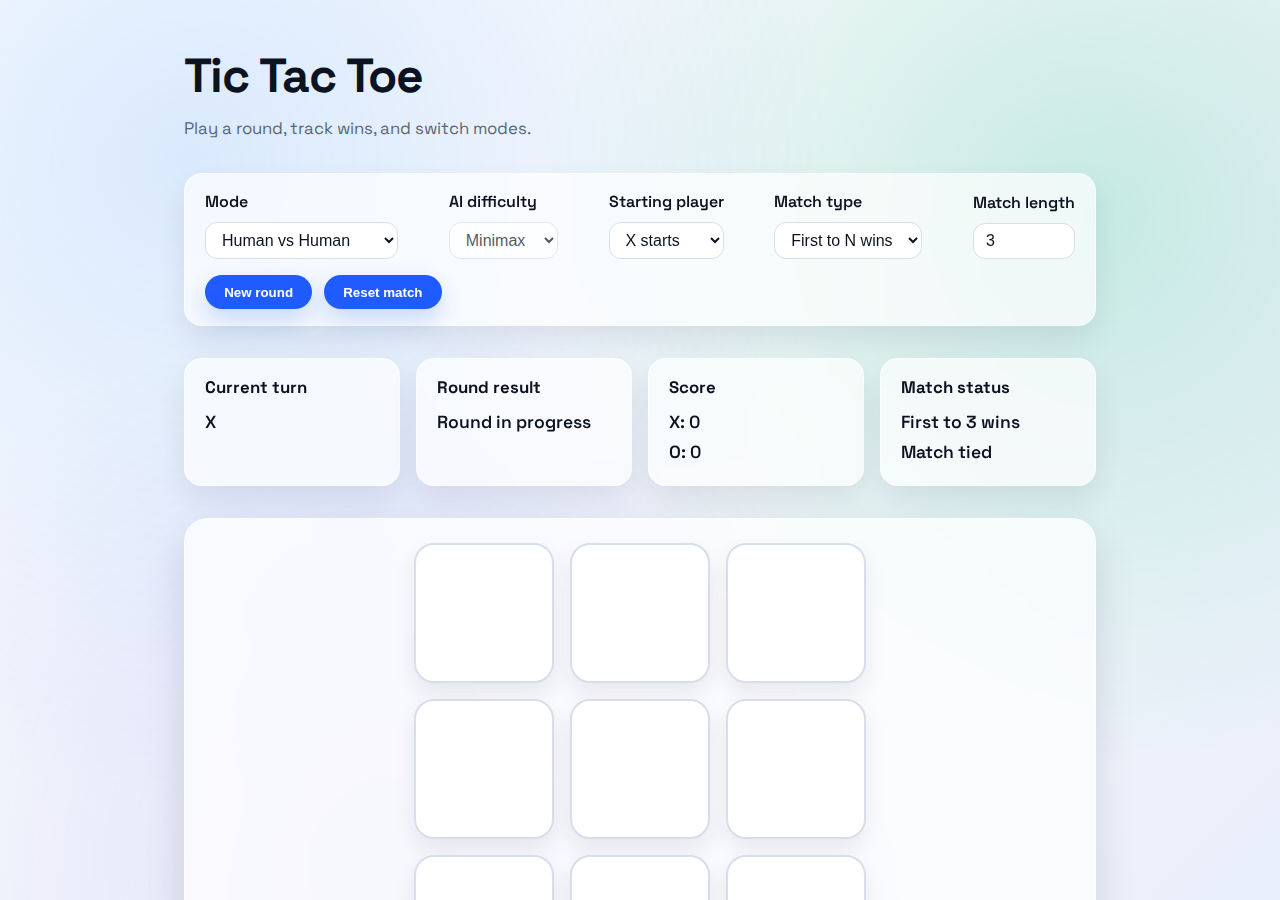
<file: index.html>
<!doctype html>
<html lang="en">
  <head>
    <meta charset="UTF-8" />
    <meta name="viewport" content="width=device-width, initial-scale=1.0" />
    <meta http-equiv="refresh" content="0; url=./public/index.html" />
    <title>Tic Tac Toe</title>
  </head>
  <body>
    <p>
      Redirecting to the Tic Tac Toe app.
      <a href="./public/index.html">Open the game</a>.
    </p>
  </body>
</html>
</file>
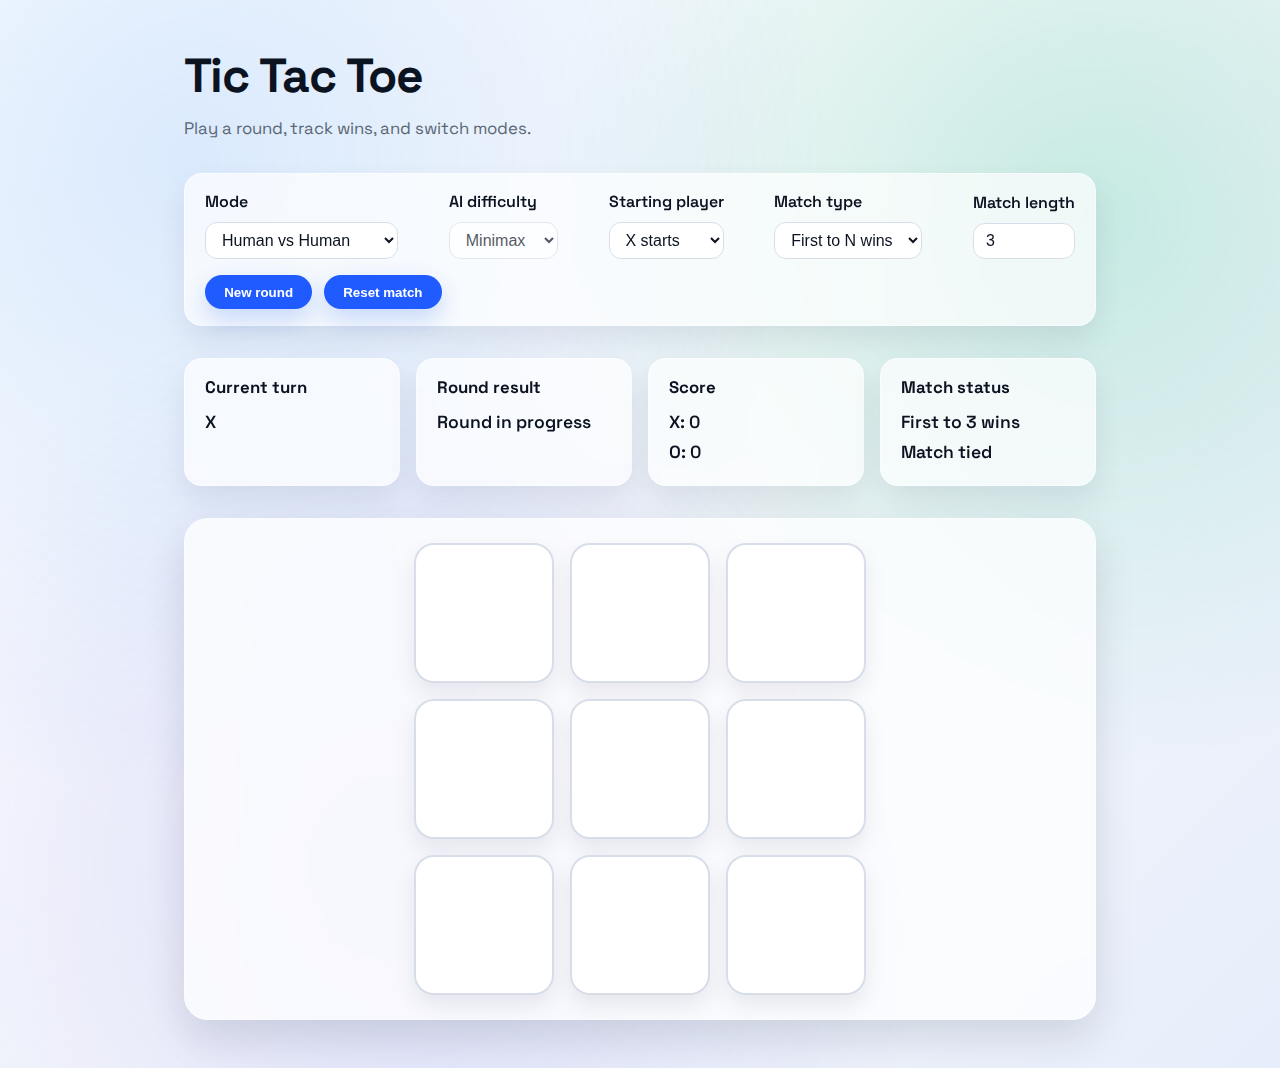
<file: public/index.html>
<!doctype html>
<html lang="en">
  <head>
    <meta charset="UTF-8" />
    <meta name="viewport" content="width=device-width, initial-scale=1.0" />
    <title>Tic Tac Toe</title>
    <link rel="stylesheet" href="styles.css" />
  </head>
  <body>
    <main class="app">
      <header>
        <h1>Tic Tac Toe</h1>
        <p class="subtitle">Play a round, track wins, and switch modes.</p>
      </header>

      <section class="controls">
        <label class="control">
          Mode
          <select data-mode-select>
            <option value="human">Human vs Human</option>
            <option value="computer">Human vs Computer</option>
          </select>
        </label>
        <label class="control">
          AI difficulty
          <select data-difficulty-select>
            <option value="random">Random</option>
            <option value="heuristic">Heuristic</option>
            <option value="minimax">Minimax</option>
          </select>
        </label>
        <label class="control">
          Starting player
          <select data-starting-player>
            <option value="X">X starts</option>
            <option value="O">O starts</option>
          </select>
        </label>
        <label class="control">
          Match type
          <select data-match-type>
            <option value="firstTo">First to N wins</option>
            <option value="bestOf">Best of N</option>
          </select>
        </label>
        <label class="control">
          Match length
          <input type="number" min="1" max="15" step="1" value="3" data-match-length />
        </label>
        <div class="control-group">
          <button type="button" data-new-round>New round</button>
          <button type="button" data-reset-match>Reset match</button>
        </div>
      </section>

      <section class="status">
        <div class="status-card">
          <h2>Current turn</h2>
          <p data-current-turn>-</p>
        </div>
        <div class="status-card">
          <h2>Round result</h2>
          <p data-round-winner>Round in progress</p>
        </div>
        <div class="status-card">
          <h2>Score</h2>
          <p>X: <span data-score-x>0</span></p>
          <p>O: <span data-score-o>0</span></p>
        </div>
        <div class="status-card">
          <h2>Match status</h2>
          <p data-match-target>-</p>
          <p data-match-leader>-</p>
        </div>
      </section>

      <section class="board" data-board aria-label="Tic Tac Toe board"></section>
    </main>

    <script type="module" src="src/main.js"></script>
  </body>
</html>
</file>
<file: public/styles.css>
@import url('https://fonts.googleapis.com/css2?family=Space+Grotesk:wght@400;500;600;700&display=swap');

:root {
  color-scheme: light;
  font-family: 'Space Grotesk', 'Segoe UI', sans-serif;
  line-height: 1.5;
  color: #0b1220;
  background: #f5f7fb;
  --bg: #f5f7fb;
  --bg-accent: #eef1f7;
  --surface: #ffffff;
  --surface-strong: #f7faff;
  --ink: #0b1220;
  --ink-muted: #5a6674;
  --primary: #1f5bff;
  --primary-strong: #1a49d6;
  --primary-soft: rgba(37, 99, 235, 0.16);
  --accent: #12b981;
  --accent-strong: #0d9b6b;
  --accent-soft: rgba(18, 185, 129, 0.2);
  --border: #d7deea;
  --shadow: 0 18px 40px rgba(11, 18, 32, 0.12);
  --shadow-soft: 0 14px 30px rgba(11, 18, 32, 0.08);
  --glass: rgba(255, 255, 255, 0.7);
  --glass-border: rgba(255, 255, 255, 0.5);
  --transition: 160ms cubic-bezier(0.2, 0.8, 0.2, 1);
  --transition-slow: 260ms cubic-bezier(0.2, 0.8, 0.2, 1);
}

* {
  box-sizing: border-box;
}

body {
  margin: 0;
  min-height: 100vh;
  text-rendering: optimizeLegibility;
  -webkit-font-smoothing: antialiased;
  background:
    radial-gradient(circle at 15% 15%, rgba(96, 165, 250, 0.22), rgba(96, 165, 250, 0) 45%),
    radial-gradient(circle at 85% 20%, rgba(18, 185, 129, 0.2), rgba(18, 185, 129, 0) 40%),
    radial-gradient(circle at 30% 80%, rgba(99, 102, 241, 0.16), rgba(99, 102, 241, 0) 45%),
    linear-gradient(135deg, #ffffff 0%, var(--bg) 50%, #e7eefb 100%);
}

.app {
  max-width: 960px;
  margin: 0 auto;
  padding: 2.5rem 1.5rem 3rem;
  display: flex;
  flex-direction: column;
  gap: 2rem;
}

header h1 {
  margin: 0;
  font-size: clamp(2.2rem, 4vw, 3rem);
  letter-spacing: -0.02em;
}

.subtitle {
  margin: 0.25rem 0 0;
  color: var(--ink-muted);
  font-size: 1.05rem;
}

.controls {
  display: flex;
  flex-wrap: wrap;
  gap: 1rem 2rem;
  align-items: center;
  justify-content: space-between;
  padding: 1rem 1.25rem;
  border-radius: 18px;
  background: var(--glass);
  border: 1px solid var(--glass-border);
  box-shadow: var(--shadow-soft);
  backdrop-filter: blur(14px);
}

.control {
  display: flex;
  flex-direction: column;
  gap: 0.5rem;
  font-weight: 600;
  color: var(--ink);
}

.control select {
  padding: 0.5rem 0.75rem;
  border-radius: 12px;
  border: 1px solid var(--border);
  font-size: 1rem;
  background: var(--surface);
  color: var(--ink);
  transition: border-color var(--transition), box-shadow var(--transition), transform var(--transition);
}

.control input {
  padding: 0.5rem 0.75rem;
  border-radius: 12px;
  border: 1px solid var(--border);
  font-size: 1rem;
  background: var(--surface);
  color: var(--ink);
  width: 100%;
  max-width: 180px;
  transition: border-color var(--transition), box-shadow var(--transition), transform var(--transition);
}

.control select:hover,
.control input:hover {
  border-color: rgba(31, 91, 255, 0.45);
}

.control select:focus-visible {
  outline: none;
  border-color: var(--primary);
  box-shadow: 0 0 0 3px var(--primary-soft);
}

.control input:focus-visible {
  outline: none;
  border-color: var(--primary);
  box-shadow: 0 0 0 3px var(--primary-soft);
}

.control-group {
  display: flex;
  gap: 0.75rem;
  flex-wrap: wrap;
}

button {
  border: none;
  border-radius: 999px;
  padding: 0.6rem 1.2rem;
  background: var(--primary);
  color: white;
  font-weight: 600;
  cursor: pointer;
  transition: transform var(--transition), box-shadow var(--transition), background var(--transition), color var(--transition);
  box-shadow: 0 10px 25px rgba(37, 99, 235, 0.24);
  will-change: transform;
}

button:hover:not(:disabled) {
  transform: translateY(-1px) scale(1.01);
  background: var(--primary-strong);
  box-shadow: 0 12px 28px rgba(37, 99, 235, 0.28);
}

button:active:not(:disabled) {
  transform: translateY(0) scale(0.98);
  box-shadow: 0 6px 16px rgba(37, 99, 235, 0.18);
}

button:disabled {
  background: #d0d7e2;
  cursor: not-allowed;
  box-shadow: none;
}

button:focus-visible {
  outline: none;
  box-shadow: 0 0 0 4px var(--primary-soft), 0 10px 25px rgba(37, 99, 235, 0.24);
}

.status {
  display: grid;
  gap: 1rem;
  grid-template-columns: repeat(auto-fit, minmax(180px, 1fr));
}

.status-card {
  padding: 1rem 1.25rem;
  border-radius: 18px;
  background: var(--glass);
  border: 1px solid var(--glass-border);
  box-shadow: var(--shadow-soft);
  backdrop-filter: blur(14px);
}

.status-card h2 {
  margin: 0 0 0.5rem;
  font-size: 1.05rem;
}

.status-card p {
  margin: 0.25rem 0;
  font-size: 1.1rem;
  font-weight: 600;
}

.board {
  position: relative;
  isolation: isolate;
  display: grid;
  grid-template-columns: repeat(3, minmax(80px, 140px));
  grid-gap: 1rem;
  justify-content: center;
  padding: 1.5rem;
  border-radius: 24px;
  background: rgba(255, 255, 255, 0.75);
  border: 1px solid var(--glass-border);
  box-shadow: var(--shadow);
  backdrop-filter: blur(18px);
  --line-left: 50%;
  --line-top: 50%;
  --line-angle: 0deg;
  --line-length: 90%;
  --line-size: 6px;
}

.board::after {
  content: '';
  position: absolute;
  left: var(--line-left);
  top: var(--line-top);
  width: calc(var(--line-length) * 1%);
  height: var(--line-size);
  border-radius: 999px;
  background: linear-gradient(90deg, rgba(18, 185, 129, 0) 0%, rgba(18, 185, 129, 0.85) 50%, rgba(18, 185, 129, 0) 100%);
  transform: translate(-50%, -50%) rotate(var(--line-angle)) scaleX(0);
  opacity: 0;
  transition: opacity var(--transition), transform var(--transition-slow);
  box-shadow: 0 8px 18px rgba(18, 185, 129, 0.35);
  z-index: 2;
  pointer-events: none;
}

.board.board--win::after {
  opacity: 1;
  transform: translate(-50%, -50%) rotate(var(--line-angle)) scaleX(1);
  animation: line-draw 420ms ease-out;
}

.board[data-win-line='0'] {
  --line-top: 18%;
}

.board[data-win-line='1'] {
  --line-top: 50%;
}

.board[data-win-line='2'] {
  --line-top: 82%;
}

.board[data-win-line='3'] {
  --line-left: 18%;
  --line-angle: 90deg;
}

.board[data-win-line='4'] {
  --line-left: 50%;
  --line-angle: 90deg;
}

.board[data-win-line='5'] {
  --line-left: 82%;
  --line-angle: 90deg;
}

.board[data-win-line='6'] {
  --line-angle: 45deg;
  --line-length: 128%;
}

.board[data-win-line='7'] {
  --line-angle: -45deg;
  --line-length: 128%;
}

.cell {
  aspect-ratio: 1 / 1;
  border-radius: 20px;
  border: 2px solid var(--border);
  background: var(--surface);
  font-size: clamp(2.2rem, 4vw, 3rem);
  font-weight: 700;
  color: var(--primary);
  display: flex;
  align-items: center;
  justify-content: center;
  padding: 0;
  transition: transform var(--transition), box-shadow var(--transition), border-color var(--transition), background var(--transition), color var(--transition);
  box-shadow: 0 10px 22px rgba(11, 18, 32, 0.08);
  will-change: transform;
}

.cell:hover:not(:disabled) {
  transform: translateY(-2px) scale(1.02);
  border-color: rgba(31, 91, 255, 0.5);
  box-shadow: 0 16px 30px rgba(11, 18, 32, 0.14);
}

.cell:active:not(:disabled) {
  transform: translateY(0) scale(0.97);
  box-shadow: 0 8px 16px rgba(11, 18, 32, 0.12);
}

.cell:disabled {
  color: #6b7785;
  background: #f0f3f8;
  box-shadow: none;
}

.cell:focus-visible {
  outline: none;
  border-color: var(--primary);
  box-shadow: 0 0 0 3px var(--primary-soft), 0 10px 22px rgba(11, 18, 32, 0.12);
}

.cell--x {
  color: var(--primary);
}

.cell--o {
  color: var(--accent-strong);
}

.cell--placed {
  animation: pop-in 260ms ease-out;
}

.cell--win {
  border-color: rgba(18, 185, 129, 0.7);
  background: rgba(18, 185, 129, 0.08);
  box-shadow: 0 0 0 2px rgba(18, 185, 129, 0.35), 0 16px 30px rgba(18, 185, 129, 0.22);
  animation: win-pulse 900ms ease-in-out infinite;
}

@keyframes pop-in {
  0% {
    transform: scale(0.8);
    opacity: 0;
  }
  60% {
    transform: scale(1.05);
    opacity: 1;
  }
  100% {
    transform: scale(1);
    opacity: 1;
  }
}

@keyframes win-pulse {
  0%,
  100% {
    transform: scale(1);
  }
  50% {
    transform: scale(1.03);
  }
}

@keyframes line-draw {
  0% {
    transform: translate(-50%, -50%) rotate(var(--line-angle)) scaleX(0);
    opacity: 0;
  }
  100% {
    transform: translate(-50%, -50%) rotate(var(--line-angle)) scaleX(1);
    opacity: 1;
  }
}

@media (prefers-reduced-motion: reduce) {
  * {
    animation: none !important;
    transition: none !important;
  }
}

@media (max-width: 640px) {
  .controls {
    flex-direction: column;
    align-items: stretch;
  }

  .control-group {
    justify-content: space-between;
  }

  .board {
    grid-template-columns: repeat(3, minmax(70px, 1fr));
  }
}
</file>
